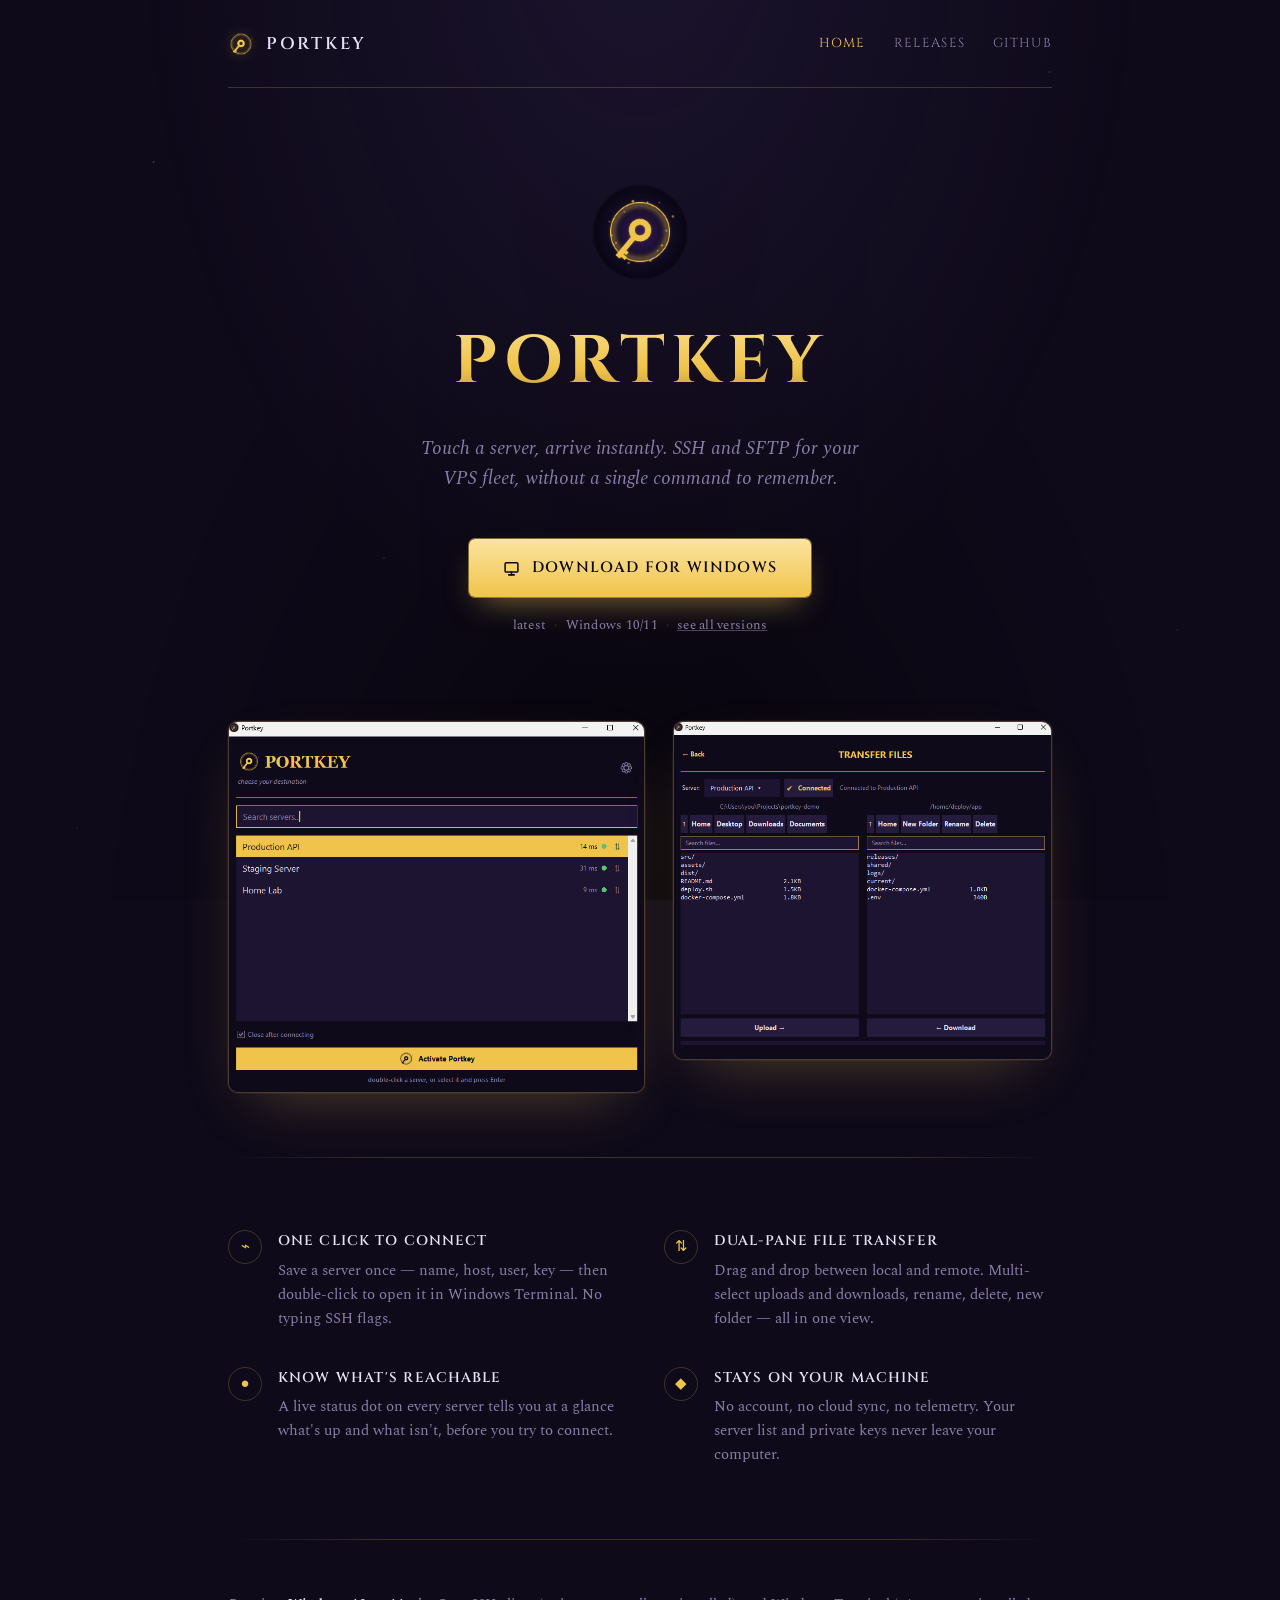
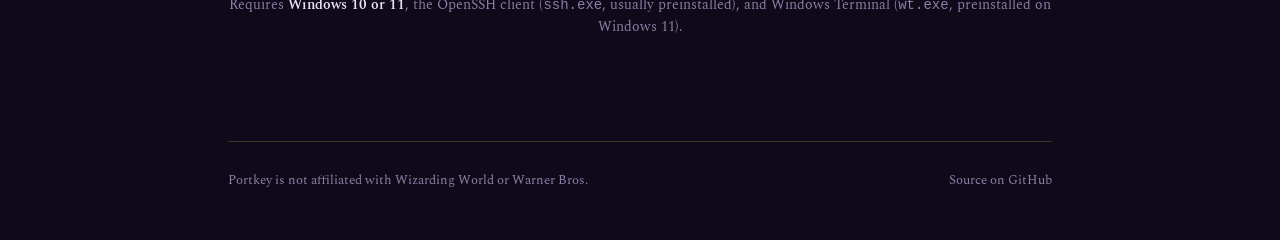
<file: docs/index.html>
<!doctype html>
<html lang="en">
<head>
<meta charset="utf-8">
<meta name="viewport" content="width=device-width, initial-scale=1">
<title>Portkey — instant SSH &amp; SFTP for Windows</title>
<meta name="description" content="Portkey is a small Windows app that opens an SSH session or SFTP transfer to your saved servers with one click. No commands to remember.">
<link rel="icon" href="assets/icon.ico">
<link rel="stylesheet" href="assets/style.css">
<script src="assets/releases.js" defer></script>
</head>
<body>
<div class="wrap">

  <nav class="nav">
    <a class="nav__brand" href="index.html">
      <img src="assets/logo_header.png" alt="">
      <span class="nav__wordmark">Portkey</span>
    </a>
    <div class="nav__links">
      <a href="index.html" aria-current="page">Home</a>
      <a href="releases.html">Releases</a>
      <a href="https://github.com/GhostGeorge/portkey">GitHub</a>
    </div>
  </nav>

  <header class="hero">
    <div class="hero__glyph">
      <img src="assets/icon.ico" alt="">
    </div>
    <h1>Portkey</h1>
    <p class="hero__tagline">Touch a server, arrive instantly. SSH and SFTP for your VPS fleet, without a single command to remember.</p>

    <a class="btn-download" id="hero-download" href="releases.html" download>
      <svg viewBox="0 0 24 24" fill="none" stroke="currentColor" stroke-width="2.2" stroke-linecap="round" stroke-linejoin="round">
        <rect x="3" y="4" width="18" height="13" rx="1.5"></rect>
        <path d="M8 21h8"></path>
        <path d="M12 17v4"></path>
      </svg>
      Download for Windows
    </a>

    <p class="hero__meta">
      <span id="hero-version">latest</span><span class="sep">·</span>Windows 10/11<span class="sep">·</span><a href="releases.html">see all versions</a>
    </p>
  </header>

  <section class="screens">
    <figure class="screen">
      <img src="assets/screenshot-picker.png" alt="Portkey's server picker, showing a list of saved servers with live reachability and latency">
    </figure>
    <figure class="screen">
      <img src="assets/screenshot-transfer.png" alt="Portkey's dual-pane SFTP file transfer view, local files on the left and remote files on the right">
    </figure>
  </section>

  <hr class="rule">

  <section class="features">
    <div class="feature">
      <div class="feature__glyph">⌁</div>
      <div>
        <h3>One click to connect</h3>
        <p>Save a server once — name, host, user, key — then double-click to open it in Windows Terminal. No typing SSH flags.</p>
      </div>
    </div>
    <div class="feature">
      <div class="feature__glyph">⇅</div>
      <div>
        <h3>Dual-pane file transfer</h3>
        <p>Drag and drop between local and remote. Multi-select uploads and downloads, rename, delete, new folder — all in one view.</p>
      </div>
    </div>
    <div class="feature">
      <div class="feature__glyph">●</div>
      <div>
        <h3>Know what's reachable</h3>
        <p>A live status dot on every server tells you at a glance what's up and what isn't, before you try to connect.</p>
      </div>
    </div>
    <div class="feature">
      <div class="feature__glyph">◆</div>
      <div>
        <h3>Stays on your machine</h3>
        <p>No account, no cloud sync, no telemetry. Your server list and private keys never leave your computer.</p>
      </div>
    </div>
  </section>

  <hr class="rule">

  <p class="requirements">
    Requires <strong>Windows 10 or 11</strong>, the OpenSSH client (<code>ssh.exe</code>, usually preinstalled), and Windows Terminal (<code>wt.exe</code>, preinstalled on Windows 11).
  </p>

  <footer class="footer">
    <span>Portkey is not affiliated with Wizarding World or Warner Bros.</span>
    <a href="https://github.com/GhostGeorge/portkey">Source on GitHub</a>
  </footer>

</div>
</body>
</html>
</file>
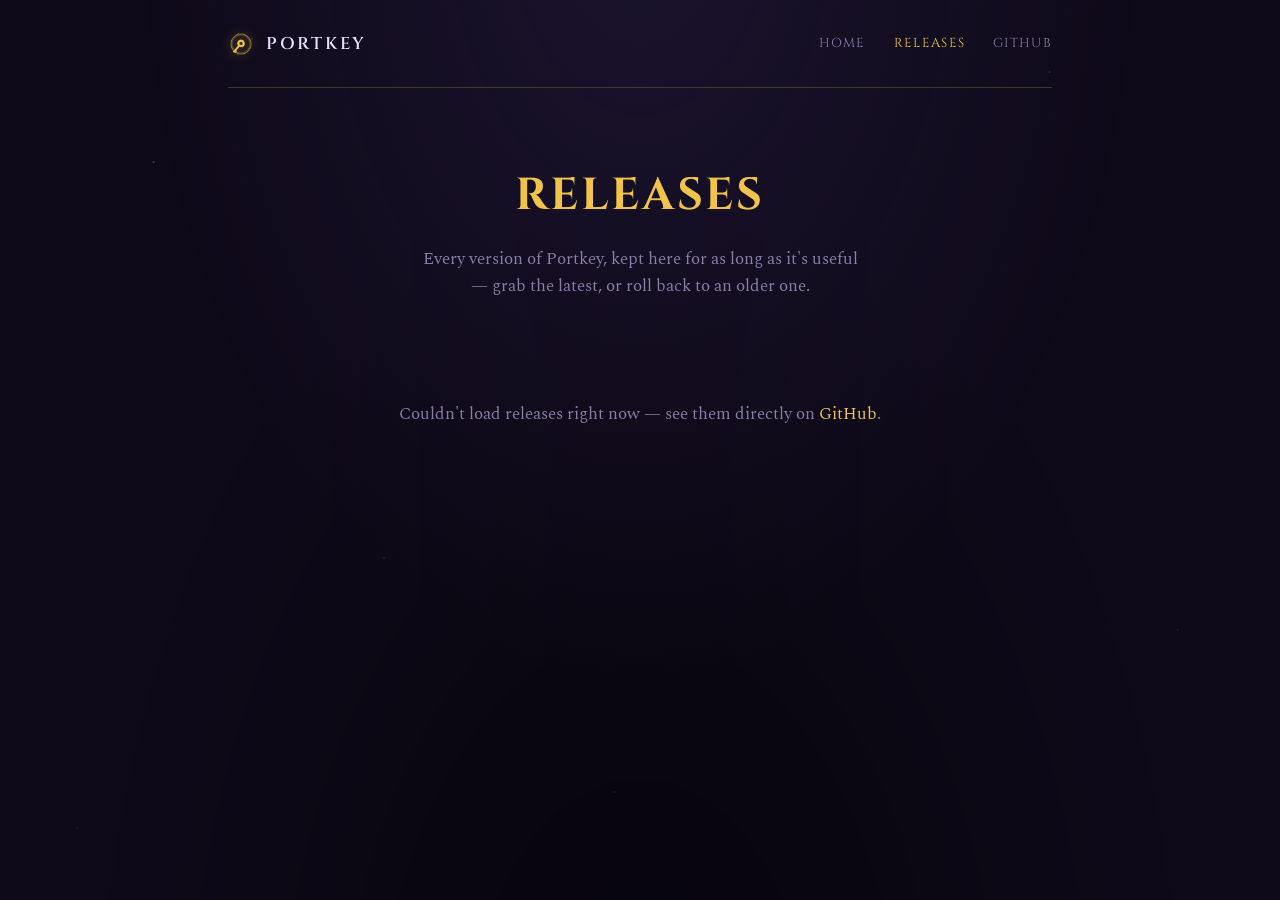
<file: docs/releases.html>
<!doctype html>
<html lang="en">
<head>
<meta charset="utf-8">
<meta name="viewport" content="width=device-width, initial-scale=1">
<title>Releases — Portkey</title>
<meta name="description" content="Every released version of Portkey for Windows, with direct downloads.">
<link rel="icon" href="assets/icon.ico">
<link rel="stylesheet" href="assets/style.css">
<script src="assets/releases.js" defer></script>
</head>
<body>
<div class="wrap">

  <nav class="nav">
    <a class="nav__brand" href="index.html">
      <img src="assets/logo_header.png" alt="">
      <span class="nav__wordmark">Portkey</span>
    </a>
    <div class="nav__links">
      <a href="index.html">Home</a>
      <a href="releases.html" aria-current="page">Releases</a>
      <a href="https://github.com/GhostGeorge/portkey">GitHub</a>
    </div>
  </nav>

  <header class="page-head">
    <h1>Releases</h1>
    <p>Every version of Portkey, kept here for as long as it's useful — grab the latest, or roll back to an older one.</p>
  </header>

  <section class="release-list" id="release-list">
    <p class="release-status">Loading releases…</p>
  </section>

</div>
</body>
</html>
</file>
<file: docs/assets/style.css>
/* Portkey site — shared styles. Palette lifted verbatim from portkey.pyw's
   BG_DARK / BG_PANEL / GOLD constants so the site reads as the same object
   as the app. */

@import url('https://fonts.googleapis.com/css2?family=Cinzel:wght@500;600;700&family=Spectral:ital,wght@0,400;0,500;0,600;1,400&display=swap');

:root {
  --bg-dark: #0f0a1a;
  --bg-panel: #1c1430;
  --bg-panel-light: #251c3d;
  --gold: #f0c44a;
  --gold-dim: #a9843a;
  --text-light: #e8e0f5;
  --text-muted: #8b7fa8;

  --font-display: 'Cinzel', 'Times New Roman', serif;
  --font-body: 'Spectral', Georgia, serif;

  --rule: rgba(240, 196, 74, 0.22);
  --max-width: 880px;
}

* {
  box-sizing: border-box;
}

html {
  color-scheme: dark;
}

body {
  margin: 0;
  background: var(--bg-dark);
  color: var(--text-light);
  font-family: var(--font-body);
  font-size: 17px;
  line-height: 1.6;
  -webkit-font-smoothing: antialiased;
  position: relative;
  min-height: 100vh;
}

/* Faint dust of light across the whole page — depth without a texture file */
body::before {
  content: '';
  position: fixed;
  inset: 0;
  pointer-events: none;
  z-index: 0;
  background-image:
    radial-gradient(1.5px 1.5px at 12% 18%, rgba(240, 196, 74, 0.35), transparent),
    radial-gradient(1.5px 1.5px at 82% 8%, rgba(240, 196, 74, 0.25), transparent),
    radial-gradient(1px 1px at 60% 32%, rgba(232, 224, 245, 0.25), transparent),
    radial-gradient(1.5px 1.5px at 30% 62%, rgba(240, 196, 74, 0.2), transparent),
    radial-gradient(1px 1px at 92% 70%, rgba(232, 224, 245, 0.2), transparent),
    radial-gradient(1.5px 1.5px at 48% 88%, rgba(240, 196, 74, 0.25), transparent),
    radial-gradient(1px 1px at 6% 92%, rgba(232, 224, 245, 0.18), transparent);
  background-repeat: no-repeat;
}

/* Deep vignette so edges recede into the dark */
body::after {
  content: '';
  position: fixed;
  inset: 0;
  pointer-events: none;
  z-index: 0;
  background: radial-gradient(ellipse at 50% -10%, rgba(37, 28, 61, 0.55), transparent 55%),
              radial-gradient(ellipse at 50% 120%, rgba(0, 0, 0, 0.6), transparent 60%);
}

a {
  color: var(--gold);
  text-decoration: none;
}

a:hover {
  text-decoration: underline;
  text-decoration-color: var(--gold-dim);
}

img {
  max-width: 100%;
  display: block;
}

/* ---------- layout shell ---------- */

.wrap {
  position: relative;
  z-index: 1;
  max-width: var(--max-width);
  margin: 0 auto;
  padding: 0 28px;
}

/* ---------- nav ---------- */

.nav {
  display: flex;
  align-items: center;
  justify-content: space-between;
  padding: 30px 0;
  border-bottom: 1px solid var(--rule);
}

.nav__brand {
  display: flex;
  align-items: center;
  gap: 12px;
  color: var(--text-light);
}

.nav__brand:hover {
  text-decoration: none;
}

.nav__brand img {
  width: 26px;
  height: 26px;
  filter: drop-shadow(0 0 6px rgba(240, 196, 74, 0.45));
}

.nav__wordmark {
  font-family: var(--font-display);
  font-weight: 600;
  font-size: 17px;
  letter-spacing: 0.16em;
  text-transform: uppercase;
}

.nav__links {
  display: flex;
  align-items: center;
  gap: 28px;
  font-family: var(--font-display);
  font-size: 13px;
  letter-spacing: 0.1em;
  text-transform: uppercase;
}

.nav__links a {
  color: var(--text-muted);
}

.nav__links a:hover,
.nav__links a[aria-current='page'] {
  color: var(--gold);
}

/* ---------- hero ---------- */

.hero {
  padding: 96px 0 64px;
  text-align: center;
  position: relative;
}

.hero__glyph {
  width: 96px;
  height: 96px;
  margin: 0 auto 28px;
  position: relative;
}

.hero__glyph img {
  width: 100%;
  height: 100%;
  animation: glow-pulse 4s ease-in-out infinite;
}

@keyframes glow-pulse {
  0%, 100% { filter: drop-shadow(0 0 14px rgba(240, 196, 74, 0.35)); }
  50%      { filter: drop-shadow(0 0 26px rgba(240, 196, 74, 0.6)); }
}

.hero h1 {
  font-family: var(--font-display);
  font-weight: 700;
  font-size: clamp(2.6rem, 6vw, 4.2rem);
  letter-spacing: 0.08em;
  text-transform: uppercase;
  margin: 0 0 18px;
  background: linear-gradient(180deg, #fbe4a0 0%, var(--gold) 55%, var(--gold-dim) 100%);
  -webkit-background-clip: text;
  background-clip: text;
  color: transparent;
}

.hero__tagline {
  font-style: italic;
  font-size: 1.2rem;
  color: var(--text-muted);
  max-width: 46ch;
  margin: 0 auto 44px;
}

/* ---------- download button ---------- */

.btn-download {
  position: relative;
  display: inline-flex;
  align-items: center;
  gap: 12px;
  font-family: var(--font-display);
  font-weight: 600;
  font-size: 15px;
  letter-spacing: 0.08em;
  text-transform: uppercase;
  color: var(--bg-dark);
  background: linear-gradient(180deg, #fbe4a0 0%, var(--gold) 100%);
  padding: 17px 34px;
  border-radius: 6px;
  box-shadow: 0 0 0 1px rgba(240, 196, 74, 0.5), 0 14px 32px -12px rgba(240, 196, 74, 0.55);
  overflow: hidden;
  transition: transform 0.2s ease, box-shadow 0.2s ease;
}

.btn-download:hover {
  text-decoration: none;
  transform: translateY(-2px);
  box-shadow: 0 0 0 1px rgba(240, 196, 74, 0.7), 0 18px 40px -10px rgba(240, 196, 74, 0.75);
}

.btn-download::after {
  content: '';
  position: absolute;
  top: 0;
  left: -60%;
  width: 40%;
  height: 100%;
  background: linear-gradient(120deg, transparent, rgba(255, 255, 255, 0.55), transparent);
  transform: skewX(-20deg);
  transition: left 0.6s ease;
}

.btn-download:hover::after {
  left: 130%;
}

.btn-download svg {
  width: 17px;
  height: 17px;
  flex-shrink: 0;
}

.hero__meta {
  margin-top: 18px;
  font-size: 13px;
  color: var(--text-muted);
  letter-spacing: 0.02em;
}

.hero__meta a {
  color: var(--text-muted);
  text-decoration: underline;
  text-decoration-color: rgba(139, 127, 168, 0.5);
}

.hero__meta a:hover {
  color: var(--gold);
  text-decoration-color: var(--gold-dim);
}

.hero__meta .sep {
  margin: 0 8px;
  color: var(--rule);
}

/* ---------- section rule ---------- */

.rule {
  border: none;
  height: 1px;
  margin: 0;
  background: linear-gradient(90deg, transparent, var(--rule) 20%, var(--rule) 80%, transparent);
}

/* ---------- features ---------- */

.features {
  padding: 72px 0;
  display: grid;
  grid-template-columns: repeat(2, 1fr);
  gap: 36px 48px;
}

.feature {
  display: flex;
  gap: 16px;
}

.feature__glyph {
  flex-shrink: 0;
  width: 34px;
  height: 34px;
  border: 1px solid var(--rule);
  border-radius: 50%;
  display: flex;
  align-items: center;
  justify-content: center;
  color: var(--gold);
  font-family: var(--font-display);
  font-size: 15px;
}

.feature h3 {
  font-family: var(--font-display);
  font-weight: 600;
  font-size: 14px;
  letter-spacing: 0.08em;
  text-transform: uppercase;
  color: var(--text-light);
  margin: 0 0 6px;
}

.feature p {
  margin: 0;
  color: var(--text-muted);
  font-size: 15px;
}

/* ---------- screenshots ---------- */

.screens {
  padding: 8px 0 64px;
  display: grid;
  grid-template-columns: 1.1fr 1fr;
  gap: 28px;
  align-items: start;
}

.screen {
  margin: 0;
  border-radius: 10px;
  overflow: hidden;
  border: 1px solid var(--rule);
  background: var(--bg-panel);
  box-shadow: 0 24px 60px -28px rgba(240, 196, 74, 0.35), 0 0 0 1px rgba(240, 196, 74, 0.06);
}

.screen img {
  display: block;
  width: 100%;
}

/* ---------- requirements strip ---------- */

.requirements {
  padding: 40px 0 88px;
  text-align: center;
  color: var(--text-muted);
  font-size: 14px;
}

.requirements strong {
  color: var(--text-light);
  font-weight: 600;
}

/* ---------- footer ---------- */

.footer {
  border-top: 1px solid var(--rule);
  padding: 28px 0 48px;
  display: flex;
  align-items: center;
  justify-content: space-between;
  font-size: 13px;
  color: var(--text-muted);
}

.footer a {
  color: var(--text-muted);
}

.footer a:hover {
  color: var(--gold);
}

/* ---------- releases page ---------- */

.page-head {
  padding: 72px 0 12px;
  text-align: center;
}

.page-head h1 {
  font-family: var(--font-display);
  font-weight: 700;
  font-size: clamp(2rem, 4.5vw, 2.8rem);
  letter-spacing: 0.06em;
  text-transform: uppercase;
  color: var(--gold);
  margin: 0 0 14px;
}

.page-head p {
  color: var(--text-muted);
  max-width: 50ch;
  margin: 0 auto;
}

.release-list {
  padding: 48px 0 96px;
  display: flex;
  flex-direction: column;
  gap: 22px;
}

.release-status {
  text-align: center;
  color: var(--text-muted);
  padding: 24px 0;
}

.release-status a {
  color: var(--gold);
}

.release {
  border: 1px solid var(--rule);
  background: linear-gradient(180deg, var(--bg-panel), var(--bg-panel-light));
  border-radius: 10px;
  padding: 26px 30px;
  display: flex;
  align-items: center;
  justify-content: space-between;
  gap: 24px;
}

.release--latest {
  border-color: rgba(240, 196, 74, 0.55);
  box-shadow: 0 0 0 1px rgba(240, 196, 74, 0.15), 0 20px 40px -24px rgba(240, 196, 74, 0.5);
}

.release__info h2 {
  font-family: var(--font-body);
  font-weight: 600;
  font-size: 1.25rem;
  letter-spacing: 0.01em;
  margin: 0 0 4px;
  color: var(--text-light);
  display: flex;
  align-items: center;
  gap: 10px;
}

.release__info h2 .tag {
  font-family: var(--font-body);
  font-size: 11px;
  font-weight: 600;
  letter-spacing: 0.08em;
  text-transform: uppercase;
  color: var(--bg-dark);
  background: var(--gold);
  padding: 3px 9px;
  border-radius: 999px;
}

.release__date {
  font-size: 13px;
  color: var(--text-muted);
  margin: 0 0 10px;
}

.release__notes {
  margin: 0;
  color: var(--text-muted);
  font-size: 14.5px;
  max-width: 52ch;
}

.release__action {
  flex-shrink: 0;
  text-align: right;
}

.btn-secondary {
  display: inline-flex;
  align-items: center;
  gap: 8px;
  font-family: var(--font-display);
  font-weight: 600;
  font-size: 13px;
  letter-spacing: 0.06em;
  text-transform: uppercase;
  color: var(--gold);
  border: 1px solid var(--gold-dim);
  padding: 11px 20px;
  border-radius: 6px;
  transition: border-color 0.2s ease, background 0.2s ease;
}

.btn-secondary:hover {
  text-decoration: none;
  border-color: var(--gold);
  background: rgba(240, 196, 74, 0.08);
}

.btn-secondary svg {
  width: 14px;
  height: 14px;
}

.release__size {
  display: block;
  margin-top: 8px;
  font-size: 12px;
  color: var(--text-muted);
}

/* ---------- responsive ---------- */

@media (max-width: 640px) {
  .wrap {
    padding: 0 20px;
  }

  .nav {
    flex-wrap: wrap;
    row-gap: 14px;
    padding: 22px 0;
  }

  .nav__links {
    gap: 16px;
    font-size: 12px;
  }

  .hero {
    padding: 64px 0 48px;
  }

  .screens {
    grid-template-columns: 1fr;
    padding: 8px 0 48px;
  }

  .features {
    grid-template-columns: 1fr;
    padding: 56px 0;
  }

  .release {
    flex-direction: column;
    align-items: flex-start;
    text-align: left;
  }

  .release__action {
    text-align: left;
    width: 100%;
  }

  .release__action .btn-secondary {
    width: 100%;
    justify-content: center;
  }

  .footer {
    flex-direction: column;
    gap: 10px;
    text-align: center;
  }
}
</file>
